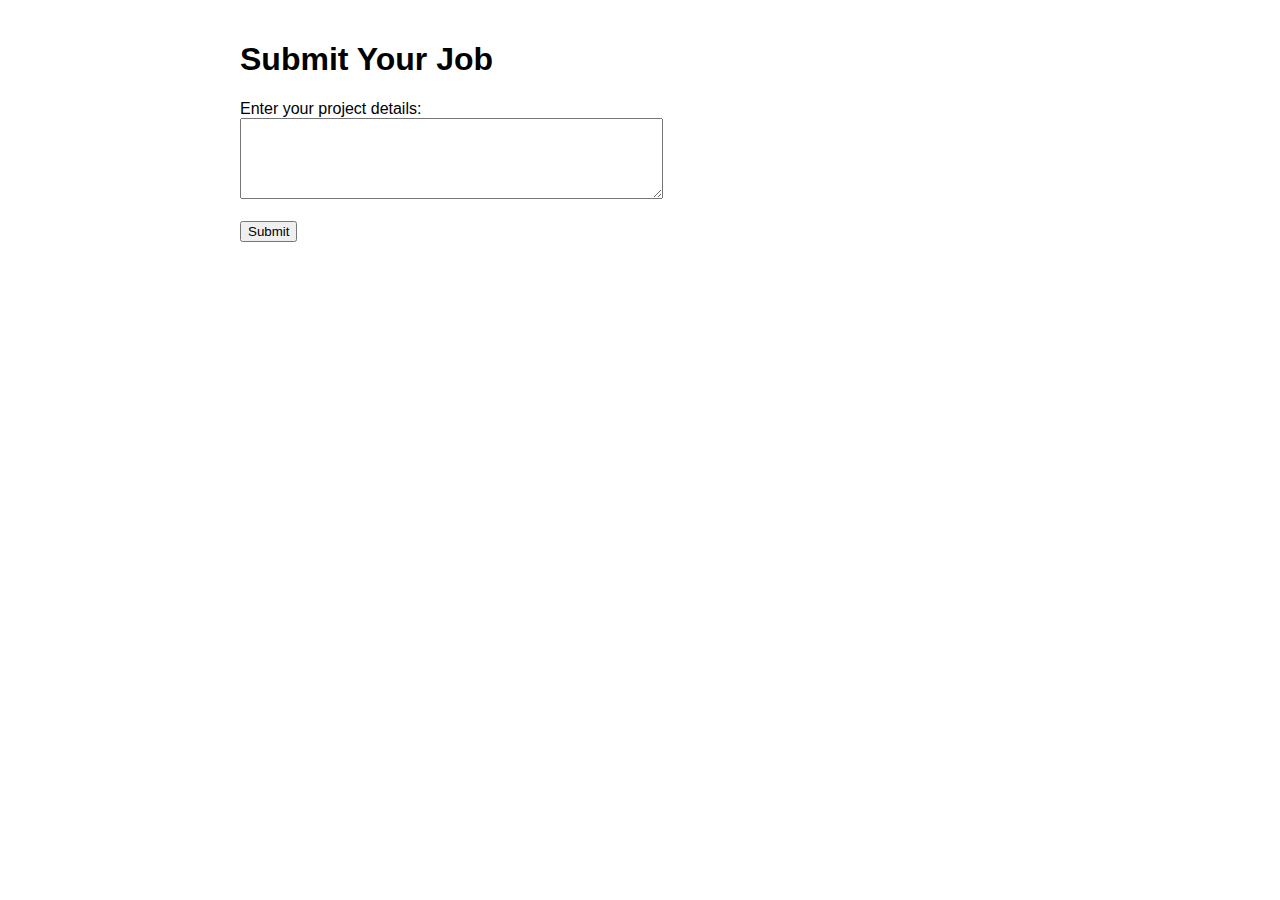
<file: templates/index.html>
<!DOCTYPE html>
<html>
<head>
    <title>Submit Job</title>
    <script src="https://code.jquery.com/jquery-3.6.0.min.js"></script>
    <style>
        body {
            font-family: Arial, sans-serif;
            max-width: 800px;
            margin: 0 auto;
            padding: 20px;
        }
        .progress-container {
            margin-top: 20px;
            display: none;
        }
        .progress-item {
            margin: 10px 0;
            padding: 10px;
            border: 1px solid #ddd;
            border-radius: 5px;
        }
        #error-message {
            color: red;
            display: none;
        }
    </style>
</head>
<body>
    <h1>Submit Your Job</h1>
    
    <form id="jobForm">
        <label for="input_text">Enter your project details:</label><br>
        <textarea id="input_text" name="input_text" rows="5" cols="50"></textarea><br><br>
        <button type="submit">Submit</button>
    </form>

    <div id="response" style="margin-top: 20px;"></div>

    <div id="status-check" style="display: none; margin-top: 20px;">
        <h2>Check Job Status</h2>
        <label for="job_id_input">Enter Job ID:</label><br>
        <input type="text" id="job_id_input" placeholder="Enter Job ID here"><br><br>
        <button id="checkStatusButton">Check Status</button>
        <div id="statusResponse" style="margin-top: 10px;"></div>
    </div>

    <script>
        let jobId = null;

        $('#jobForm').submit(function(e) {
            e.preventDefault(); // Prevent form submission

            $.ajax({
                url: '/submit_job',
                method: 'POST',
                data: {
                    input_text: $('#input_text').val()
                },
                success: function(response) {
                    $('#response').html(`
                        <h3>Response from Server:</h3>
                        <pre>${JSON.stringify(response, null, 2)}</pre>
                    `);

                    // Save the job ID and show the status check section
                    jobId = response.job_id;
                    $('#job_id_input').val(jobId); // Pre-fill the job ID input field
                    $('#status-check').show();
                },
                error: function(xhr) {
                    $('#response').html(`
                        <h3>Error:</h3>
                        <pre>${xhr.responseText}</pre>
                    `);
                }
            });
        });

        $('#checkStatusButton').click(function() {
            const jobIdToCheck = $('#job_id_input').val().trim();

            if (!jobIdToCheck) {
                $('#statusResponse').html('<p>Please enter a valid Job ID.</p>');
                return;
            }

            $.ajax({
                url: `/check_status/${jobIdToCheck}`,
                method: 'GET',
                success: function(response) {
                    $('#statusResponse').html(`
                        <h3>Job Status:</h3>
                        <pre>${JSON.stringify(response, null, 2)}</pre>
                    `);
                },
                error: function(xhr) {
                    $('#statusResponse').html(`
                        <h3>Error:</h3>
                        <pre>${xhr.responseText}</pre>
                    `);
                }
            });
        });
    </script>
</body>
</html>
</file>
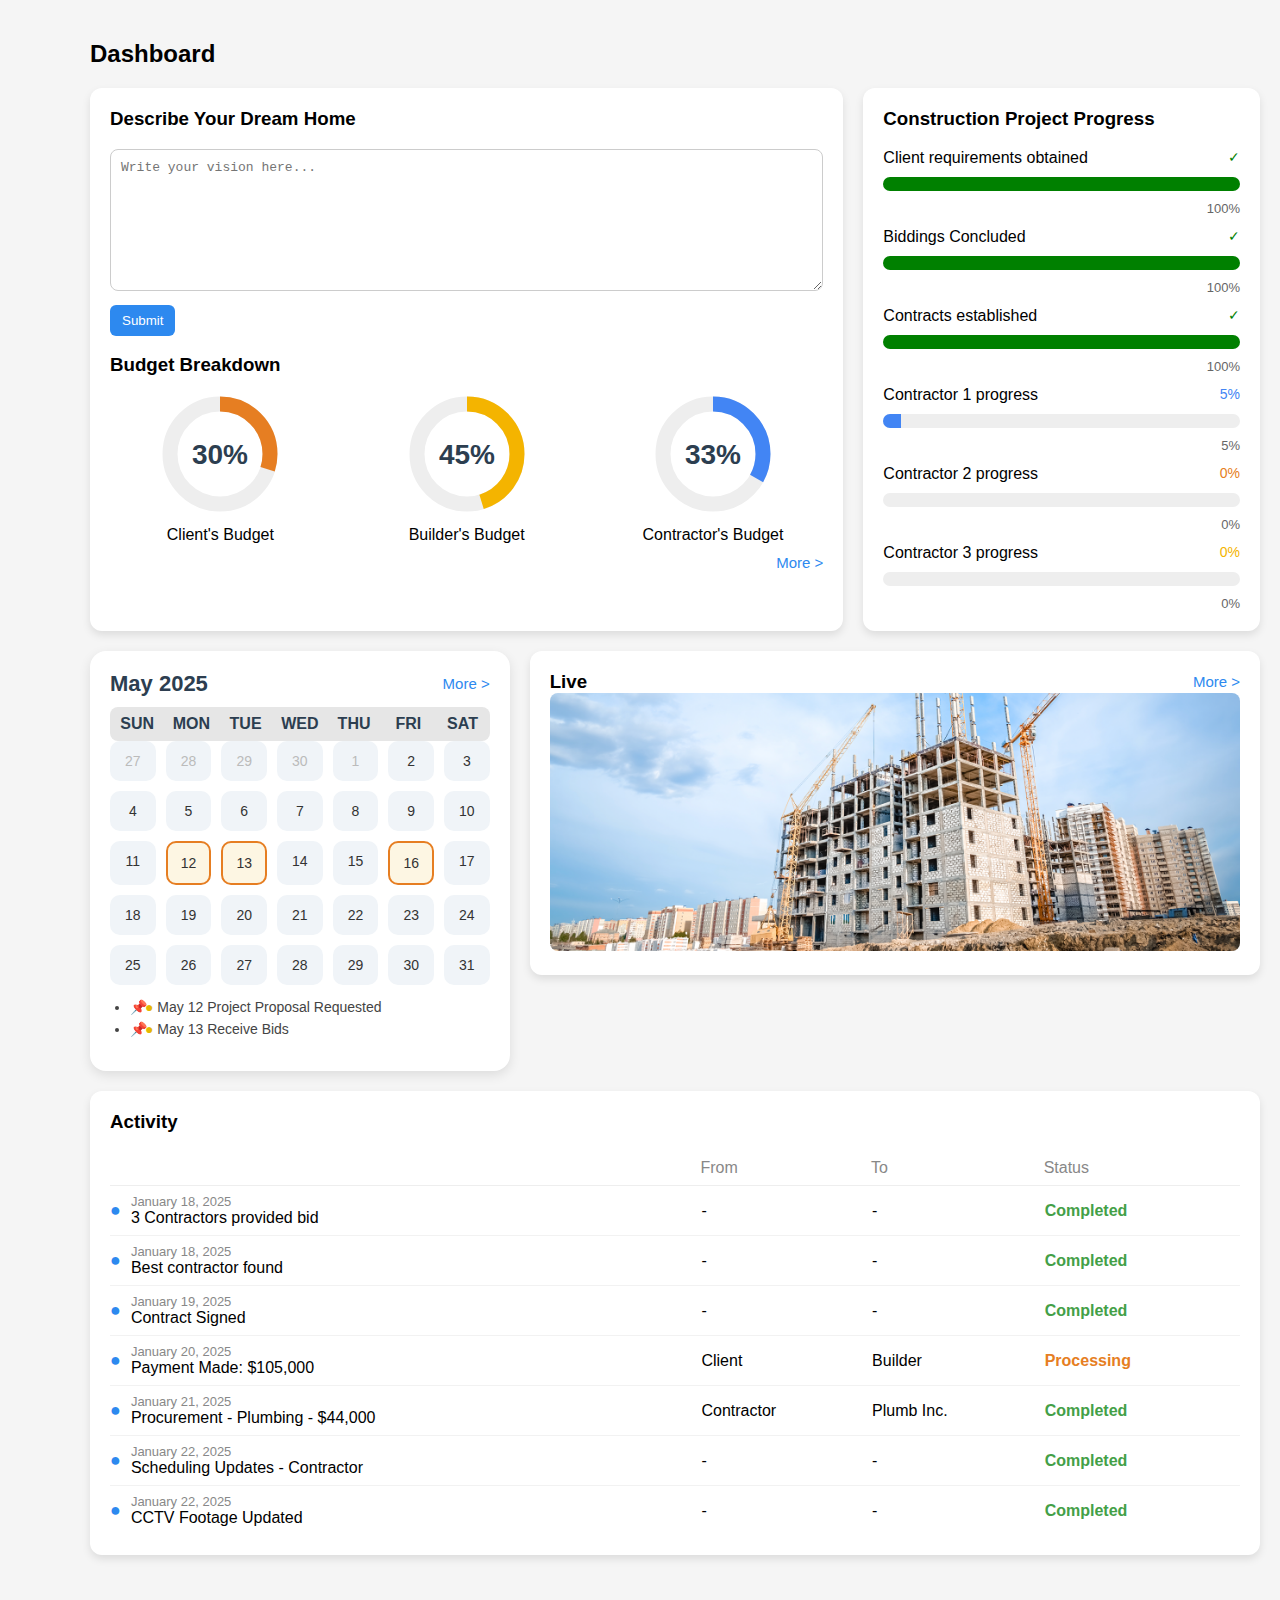
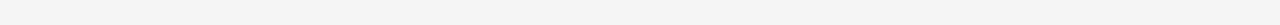
<file: dashboard/templates/dashboard.html>
<!DOCTYPE html>
<html lang="en">

<head>
    <meta charset="UTF-8">
    <meta name="viewport" content="width=device-width, initial-scale=1.0">
    <title>Dashboard</title>
    <link rel="stylesheet" href="../static/style.css">
</head>

<body>
    <div class="main" style="max-width:1800px;">
        <h2 class="title">Dashboard</h2>

        <!-- Top Row -->
        <div class="cards" style="display:flex;gap:20px;margin-bottom:20px;">
            <!-- Capturing Client Requirements -->
            <div class="card large-card" style="flex:2;">
                <h3>Describe Your Dream Home</h3>
                <form id="jobSubmissionForm">
                    <textarea name="input_text" id="input_text" rows="8" cols="60"
                        placeholder="Write your vision here..." required></textarea>
                    <br>
                    <button type="submit">Submit</button>
                </form>
                <div id="jobResponse" style="display:none;"></div>
                <br />
                <h3>Budget Breakdown</h3>
                <div
                    style="display: flex; justify-content: space-between; align-items: center; margin-bottom: 10px; gap: 2vw;">
                    <div style="text-align: center; flex: 1;">
                        <svg width="120" height="120" viewBox="0 0 120 120">
                            <circle cx="60" cy="60" r="50" stroke="#eee" stroke-width="15" fill="none" />
                            <circle cx="60" cy="60" r="50" stroke="#e67e22" stroke-width="15" fill="none"
                                stroke-dasharray="314" stroke-dashoffset="220" transform="rotate(-90 60 60)" />
                            <text x="60" y="70" text-anchor="middle" font-size="28" fill="#2c3e50"
                                font-weight="bold">30%</text>
                        </svg>
                        <div style="font-size: 16px; margin-top: 8px;">Client's Budget</div>
                    </div>
                    <div style="text-align: center; flex: 1;">
                        <svg width="120" height="120" viewBox="0 0 120 120">
                            <circle cx="60" cy="60" r="50" stroke="#eee" stroke-width="15" fill="none" />
                            <circle cx="60" cy="60" r="50" stroke="#f4b400" stroke-width="15" fill="none"
                                stroke-dasharray="314" stroke-dashoffset="172" transform="rotate(-90 60 60)" />
                            <text x="60" y="70" text-anchor="middle" font-size="28" fill="#2c3e50"
                                font-weight="bold">45%</text>
                        </svg>
                        <div style="font-size: 16px; margin-top: 8px;">Builder's Budget</div>
                    </div>
                    <div style="text-align: center; flex: 1;">
                        <svg width="120" height="120" viewBox="0 0 120 120">
                            <circle cx="60" cy="60" r="50" stroke="#eee" stroke-width="15" fill="none" />
                            <circle cx="60" cy="60" r="50" stroke="#4285f4" stroke-width="15" fill="none"
                                stroke-dasharray="314" stroke-dashoffset="210" transform="rotate(-90 60 60)" />
                            <text x="60" y="70" text-anchor="middle" font-size="28" fill="#2c3e50"
                                font-weight="bold">33%</text>
                        </svg>
                        <div style="font-size: 16px; margin-top: 8px;">Contractor's Budget</div>
                    </div>
                </div>

                <div style="text-align:right;"><a href="#"
                        style="color:#2d89ef;text-decoration:none;font-size:15px;">More &gt;</a></div>
            </div>
            <!-- Progress Tracker Card -->
            <div class="card" style="flex:1;min-width:320px;">
                <h3>Construction Project Progress</h3>
                <div style="margin-bottom:12px;">
                    <div style="display:flex;justify-content:space-between;">
                        <span>Client requirements obtained</span>
                        <span style="font-size:14px;color:green;">✓</span>
                    </div>
                    <div class="progress-container" style="height:14px;">
                        <div class="progress-bar" style="width:100%;background:green;height:100%;"></div>
                    </div>
                    <div style="text-align:right;font-size:13px;color:#666;">100%</div>
                </div>
                <div style="margin-bottom:12px;">
                    <div style="display:flex;justify-content:space-between;">
                        <span>Biddings Concluded</span>
                        <span style="font-size:14px;color:green;">✓</span>
                    </div>
                    <div class="progress-container" style="height:14px;">
                        <div class="progress-bar" style="width:100%;background:green;height:100%;"></div>
                    </div>
                    <div style="text-align:right;font-size:13px;color:#666;">100%</div>
                </div>
                <div style="margin-bottom:12px;">
                    <div style="display:flex;justify-content:space-between;">
                        <span>Contracts established</span>
                        <span style="font-size:14px;color:green;">✓</span>
                    </div>
                    <div class="progress-container" style="height:14px;">
                        <div class="progress-bar" style="width:100%;background:green;height:100%;"></div>
                    </div>
                    <div style="text-align:right;font-size:13px;color:#666;">100%</div>
                </div>
                <div style="margin-bottom:12px;">
                    <div style="display:flex;justify-content:space-between;">
                        <span>Contractor 1 progress</span>
                        <span style="font-size:14px;color:#4285f4;">5%</span>
                    </div>
                    <div class="progress-container" style="height:14px;">
                        <div class="progress-bar" style="width:5%;background:#4285f4;height:100%;"></div>
                    </div>
                    <div style="text-align:right;font-size:13px;color:#666;">5%</div>
                </div>
                <div style="margin-bottom:12px;">
                    <div style="display:flex;justify-content:space-between;">
                        <span>Contractor 2 progress</span>
                        <span style="font-size:14px;color:#e67e22;">0%</span>
                    </div>
                    <div class="progress-container" style="height:14px;">
                        <div class="progress-bar" style="width:0%;background:#e67e22;height:100%;"></div>
                    </div>
                    <div style="text-align:right;font-size:13px;color:#666;">0%</div>
                </div>
                <div>
                    <div style="display:flex;justify-content:space-between;">
                        <span>Contractor 3 progress</span>
                        <span style="font-size:14px;color:#f4b400;">0%</span>
                    </div>
                    <div class="progress-container" style="height:14px;">
                        <div class="progress-bar" style="width:0%;background:#f4b400;height:100%;"></div>
                    </div>
                    <div style="text-align:right;font-size:13px;color:#666;">0%</div>
                </div>
            </div>

            <!-- Side-by-side container -->
            <div style="display:flex;gap:20px;align-items:flex-start;">
                <!-- Calendar (left) -->
                <div class="calendar card" style="flex:1.1;min-width:340px;">
                    <div style="display:flex;justify-content:space-between;align-items:center;">
                        <h3 style="margin-bottom:0;">May 2025</h3>
                        <a href="#" style="color:#2d89ef;text-decoration:none;font-size:15px;">More &gt;</a>
                    </div>
                    <div class="calendar-weekdays" style="margin-top:10px;">
                        <div>SUN</div>
                        <div>MON</div>
                        <div>TUE</div>
                        <div>WED</div>
                        <div>THU</div>
                        <div>FRI</div>
                        <div>SAT</div>
                    </div>
                    <div class="calendar-grid" style="margin-top:0;">
                        <!-- Example calendar days for May 2025 -->
                        <!-- Week 1 -->
                        <div style="color:#bbb;">27</div>
                        <div style="color:#bbb;">28</div>
                        <div style="color:#bbb;">29</div>
                        <div style="color:#bbb;">30</div>
                        <div style="color:#bbb;">1</div>
                        <div>2</div>
                        <div>3</div>
                        <!-- Week 2 -->
                        <div>4</div>
                        <div>5</div>
                        <div>6</div>
                        <div>7</div>
                        <div>8</div>
                        <div>9</div>
                        <div>10</div>
                        <!-- Week 3 -->
                        <div>11</div>
                        <div class="calendar-day highlight">12</div>
                        <div class="calendar-day highlight">13</div>
                        <div>14</div>
                        <div>15</div>
                        <div class="calendar-day highlight">16</div>
                        <div>17</div>
                        <!-- Week 4 -->
                        <div>18</div>
                        <div>19</div>
                        <div>20</div>
                        <div>21</div>
                        <div>22</div>
                        <div>23</div>
                        <div>24</div>
                        <!-- Week 5 -->
                        <div>25</div>
                        <div>26</div>
                        <div>27</div>
                        <div>28</div>
                        <div>29</div>
                        <div>30</div>
                        <div>31</div>
                    </div>
                    <ul style="margin-top:14px;">
                        <li><span style="color:#e6b800;font-weight:bold;">●</span> <span style="color:#444;">May
                                12</span> Project Proposal Requested</li>
                        <li><span style="color:#e6b800;font-weight:bold;">●</span> <span style="color:#444;">May
                                13</span> Receive Bids</li>
                    </ul>
                </div>

                <!-- Live Construction (right) -->
                <div class="live card" style="flex:2;">
                    <div style="display:flex;justify-content:space-between;align-items:center;">
                        <h3 style="margin-bottom:0;">Live</h3>
                        <a href="#" style="color:#2d89ef;text-decoration:none;font-size:15px;">More &gt;</a>
                    </div>
                    <img src="../static/live-image.png" alt="Live Construction">
                </div>
            </div>


            <!-- Middle Row: Activity -->
            <div class="cards" style="width:100%;margin-top:auto;">
                <div class="card" style="flex:2;">
                    <h3>Activity</h3>
                    <table style="width:100%;border-collapse:collapse;">
                        <thead>
                            <tr style="border-bottom:1px solid #eee;">
                                <th style="text-align:left;font-weight:normal;color:#888;padding:8px 0;"> </th>
                                <th style="text-align:left;font-weight:normal;color:#888;padding:8px 0;">From</th>
                                <th style="text-align:left;font-weight:normal;color:#888;padding:8px 0;">To</th>
                                <th style="text-align:left;font-weight:normal;color:#888;padding:8px 0;">Status</th>
                            </tr>
                        </thead>
                        <tbody id="activityTableBody">
                            <tr style="border-bottom:1px solid #f2f2f2;">
                                <td style="padding:8px 0;">
                                    <div style="display:flex;align-items:center;gap:10px;">
                                        <div style="font-size:18px;color:#2d89ef;">&#9679;</div>
                                        <div>
                                            <div style="font-size:13px;color:#888;">January 18, 2025</div>
                                            <div>3 Contractors provided bid</div>
                                        </div>
                                    </div>
                                </td>
                                <td>-</td>
                                <td>-</td>
                                <td style="color:#43a047;font-weight:bold;">Completed</td>
                            </tr>
                            <tr style="border-bottom:1px solid #f2f2f2;">
                                <td style="padding:8px 0;">
                                    <div style="display:flex;align-items:center;gap:10px;">
                                        <div style="font-size:18px;color:#2d89ef;">&#9679;</div>
                                        <div>
                                            <div style="font-size:13px;color:#888;">January 18, 2025</div>
                                            <div>Best contractor found</div>
                                        </div>
                                    </div>
                                </td>
                                <td>-</td>
                                <td>-</td>
                                <td style="color:#43a047;font-weight:bold;">Completed</td>
                            </tr>
                            <tr style="border-bottom:1px solid #f2f2f2;">
                                <td style="padding:8px 0;">
                                    <div style="display:flex;align-items:center;gap:10px;">
                                        <div style="font-size:18px;color:#2d89ef;">&#9679;</div>
                                        <div>
                                            <div style="font-size:13px;color:#888;">January 19, 2025</div>
                                            <div>Contract Signed</div>
                                        </div>
                                    </div>
                                </td>
                                <td>-</td>
                                <td>-</td>
                                <td style="color:#43a047;font-weight:bold;">Completed</td>
                            </tr>
                            <tr style="border-bottom:1px solid #f2f2f2;">
                                <td style="padding:8px 0;">
                                    <div style="display:flex;align-items:center;gap:10px;">
                                        <div style="font-size:18px;color:#2d89ef;">&#9679;</div>
                                        <div>
                                            <div style="font-size:13px;color:#888;">January 20, 2025</div>
                                            <div>Payment Made: $105,000</div>
                                        </div>
                                    </div>
                                </td>
                                <td>Client</td>
                                <td>Builder</td>
                                <td style="color:#e67e22;font-weight:bold;">Processing</td>
                            </tr>
                            <tr style="border-bottom:1px solid #f2f2f2;">
                                <td style="padding:8px 0;">
                                    <div style="display:flex;align-items:center;gap:10px;">
                                        <div style="font-size:18px;color:#2d89ef;">&#9679;</div>
                                        <div>
                                            <div style="font-size:13px;color:#888;">January 21, 2025</div>
                                            <div>Procurement - Plumbing - $44,000</div>
                                        </div>
                                    </div>
                                </td>
                                <td>Contractor</td>
                                <td>Plumb Inc.</td>
                                <td style="color:#43a047;font-weight:bold;">Completed</td>
                            </tr>
                            <tr style="border-bottom:1px solid #f2f2f2;">
                                <td style="padding:8px 0;">
                                    <div style="display:flex;align-items:center;gap:10px;">
                                        <div style="font-size:18px;color:#2d89ef;">&#9679;</div>
                                        <div>
                                            <div style="font-size:13px;color:#888;">January 22, 2025</div>
                                            <div>Scheduling Updates - Contractor</div>
                                        </div>
                                    </div>
                                </td>
                                <td>-</td>
                                <td>-</td>
                                <td style="color:#43a047;font-weight:bold;">Completed</td>
                            </tr>
                            <tr>
                                <td style="padding:8px 0;">
                                    <div style="display:flex;align-items:center;gap:10px;">
                                        <div style="font-size:18px;color:#2d89ef;">&#9679;</div>
                                        <div>
                                            <div style="font-size:13px;color:#888;">January 22, 2025</div>
                                            <div>CCTV Footage Updated</div>
                                        </div>
                                    </div>
                                </td>
                                <td>-</td>
                                <td>-</td>
                                <td style="color:#43a047;font-weight:bold;">Completed</td>
                            </tr>

                            <!-- Template row for new activities (initially hidden) -->
                            <tr id="newActivityTemplate" style="display:none;">
                                <td style="padding:8px 0;">
                                    <div style="display:flex;align-items:center;gap:10px;">
                                        <div style="font-size:18px;color:#2d89ef;">&#9679;</div>
                                        <div>
                                            <div style="font-size:13px;color:#888;" id="activityDate"></div>
                                            <div id="activityDescription"></div>
                                        </div>
                                    </div>
                                </td>
                                <td id="activityFrom">-</td>
                                <td id="activityTo">-</td>
                                <td id="activityStatus" style="font-weight:bold;">Processing</td>
                            </tr>
                        </tbody>
                    </table>
                </div>
            </div>
        </div>
        <!-- Add this before closing body tag -->
        <script src="https://code.jquery.com/jquery-3.6.0.min.js"></script>
        <script>
            $(document).ready(function () {
                $('#jobSubmissionForm').on('submit', function (e) {
                    e.preventDefault();

                    $.ajax({
                        url: '/submit_job',
                        method: 'POST',
                        data: {
                            input_text: $('#input_text').val()
                        },
                        success: function (response) {
                            // Show only a simple success message
                            alert("Request has been submitted successfully!");

                            // Add new activity to the table
                            const currentDate = new Date().toLocaleDateString('en-US', {
                                year: 'numeric',
                                month: 'long',
                                day: 'numeric'
                            });

                            // Create new activity row
                            const newRow = $('<tr>').html(`
                                <td style="padding:8px 0;">
                                    <div style="display:flex;align-items:center;gap:10px;">
                                        <div style="font-size:18px;color:#2d89ef;">&#9679;</div>
                                        <div>
                                            <div style="font-size:13px;color:#888;">${currentDate}</div>
                                            <div>Job Submitted - ID: ${response.start_job_response.job_id}</div>
                                        </div>
                                    </div>
                                </td>
                                <td>Client</td>
                                <td>System</td>
                                <td style="color:#e67e22;font-weight:bold;">Processing</td>
                            `);

                            // Add the new row at the top of the activity table
                            $('#activityTableBody').prepend(newRow);
                        },
                        error: function (xhr) {
                            alert('Error submitting job: ' + xhr.responseText);

                            // Add error entry to activity table
                            const currentDate = new Date().toLocaleDateString('en-US', {
                                year: 'numeric',
                                month: 'long',
                                day: 'numeric'
                            });

                            const newRow = $('<tr>').html(`
                    <td style="padding:8px 0;">
                        <div style="display:flex;align-items:center;gap:10px;">
                            <div style="font-size:18px;color:#e74c3c;">&#9679;</div>
                            <div>
                                <div style="font-size:13px;color:#888;">${currentDate}</div>
                                <div>Job Submission Failed</div>
                            </div>
                        </div>
                    </td>
                    <td>Client</td>
                    <td>System</td>
                    <td style="color:#e74c3c;font-weight:bold;">Failed</td>
                `);

                            $('#activityTableBody').prepend(newRow);

                            // Show error in job response area
                            $('#jobResponse').html(`
                    <div style="background-color: #fee; padding: 15px; border-radius: 5px; margin-top: 15px;">
                        <h4>Error Submitting Job</h4>
                        <p>${xhr.responseText}</p>
                    </div>
                `).show();
                        }
                    });
                });
            });
        </script>
</body>

</html>
</file>
<file: dashboard/static/style.css>
body {
    margin: 0;
    font-family: Arial, sans-serif;
    background: #f5f5f5;
}

.sidebar {
    position: fixed;
    width: 60px;
    height: 100%;
    background-color: #333;
    display: flex;
    justify-content: center;
    align-items: center;
}

.home-icon {
    font-size: 24px;
    color: white;
    cursor: pointer;
}

.main {
    margin-left: 70px;
    padding: 20px;
}

.title {
    margin-bottom: 20px;
}

.cards {
    display: flex;
    flex-wrap: wrap;
    gap: 20px;
    margin-bottom: 30px;
}

.card {
    background-color: white;
    padding: 20px;
    border-radius: 12px;
    box-shadow: 0 4px 8px rgba(0,0,0,0.1);
    flex: 1;
    min-width: 250px;
}

.large-card {
    flex: 2;
}

.medium-card {
    flex: 1.5;
}

.card h4, .card h3 {
    margin-top: 0;
}

/* Fund display — may be reused for general text */
.fund-display {
    font-size: 20px;
    margin-top: 10px;
    font-weight: bold;
    color: #2c3e50;
}

/* Textarea input */
form textarea {
    padding: 10px;
    width: 100%;
    font-size: 1em;
    border: 1px solid #ccc;
    border-radius: 8px;
    resize: vertical;
    box-sizing: border-box;
}

form input[type="text"] {
    padding: 8px;
    width: 80%;
    margin-top: 10px;
    border: 1px solid #ccc;
    border-radius: 6px;
}

form button {
    padding: 8px 12px;
    background-color: #2d89ef;
    color: white;
    border: none;
    border-radius: 6px;
    margin-top: 10px;
    cursor: pointer;
}

form button:hover {
    background-color: #1b66c9;
}

/* Progress bar styles */
.progress-container {
    width: 100%;
    background-color: #eee;
    border-radius: 10px;
    overflow: hidden;
    height: 20px;
    margin: 10px 0;
}

.progress-bar {
    height: 100%;
    background-color: #4CAF50;
    transition: width 0.5s ease;
}

/* Calendar Section Enhancements */
.calendar {
    flex: 2;
    background-color: #ffffff;
    padding: 20px;
    border-radius: 16px;
    box-shadow: 0 4px 12px rgba(0,0,0,0.1);
    min-width: 300px;
    transition: all 0.3s ease;
}

.calendar h3 {
    font-size: 22px;
    color: #2d3e50;
    margin-bottom: 15px;
}

.calendar-weekdays {
    display: flex;
    justify-content: space-between;
    background-color: #e6e6e6;
    padding: 8px 0;
    border-radius: 8px;
    font-weight: bold;
    color: #2c3e50;
}

.calendar-weekdays div {
    flex: 1;
    text-align: center;
}

.calendar-grid {
    display: grid;
    grid-template-columns: repeat(7, 1fr);
    gap: 10px;
    margin-top: 10px;
}

.calendar-grid div {
    background-color: #f0f4f8;
    border-radius: 10px;
    padding: 12px;
    text-align: center;
    font-size: 14px;
    color: #333;
    transition: background-color 0.2s ease;
    cursor: pointer;
}

.calendar-grid div:hover {
    background-color: #d0e4ff;
}

/* Highlight today's date */
.calendar-grid .today {
    background-color: #2d89ef;
    color: white;
    font-weight: bold;
}

/* Example event styling */
.calendar ul {
    margin-top: 20px;
    padding-left: 20px;
    font-size: 14px;
    color: #444;
}

.calendar ul li {
    margin-bottom: 6px;
    position: relative;
    padding-left: 15px;
}

.calendar ul li::before {
    content: '📌';
    position: absolute;
    left: 0;
    top: 0;
}

.live {
    flex: 1;
    background-color: white;
    padding: 20px;
    border-radius: 12px;
    box-shadow: 0 4px 8px rgba(0,0,0,0.1);
    min-width: 250px;
}

.live img {
    width: 100%;
    border-radius: 8px;
}

.calendar-controls {
    display: flex;
    justify-content: space-between;
    align-items: center;
    margin-bottom: 15px;
}

.calendar-controls button {
    background-color: #2d89ef;
    color: white;
    border: none;
    border-radius: 6px;
    padding: 6px 10px;
    cursor: pointer;
}

.calendar-controls button:hover {
    background-color: #1b66c9;
}

.calendar-day.highlight {
    border: 2px solid #e67e22;
    background-color: #fdf6e3;
}
</file>
